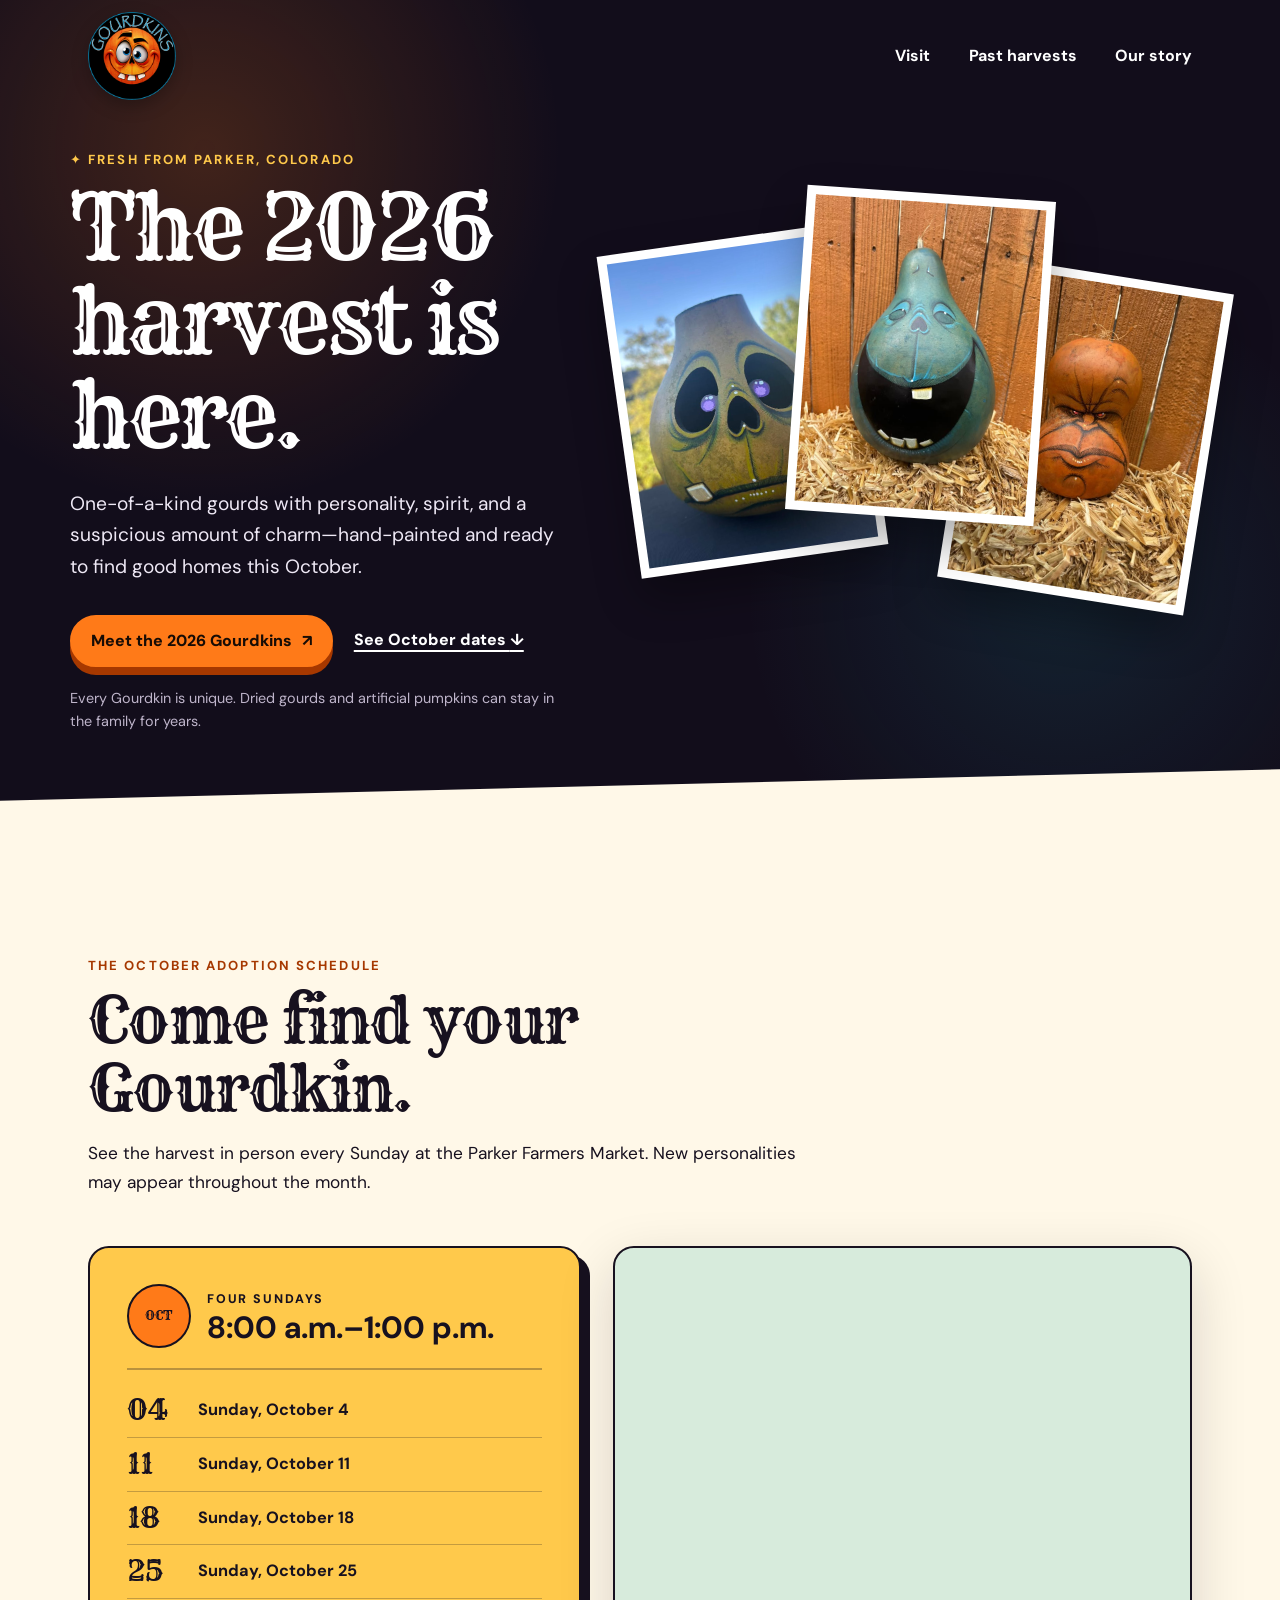
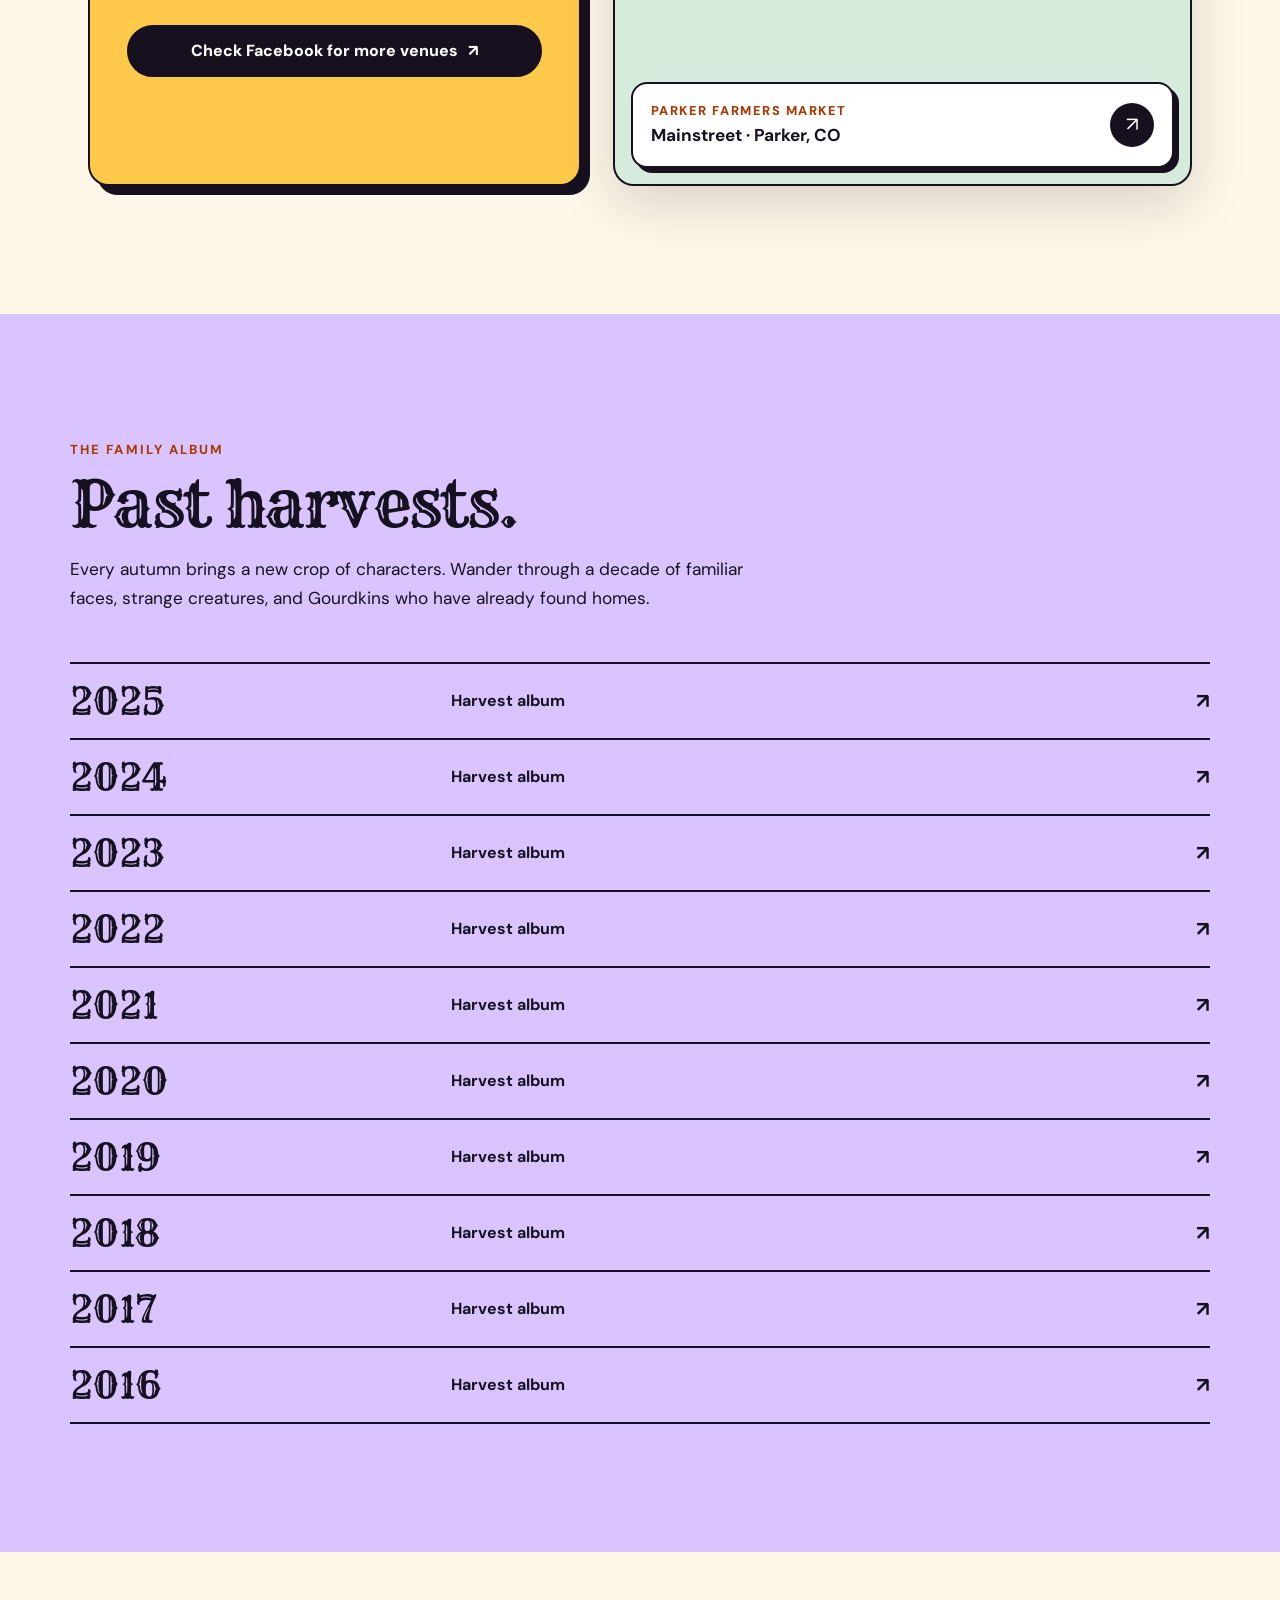
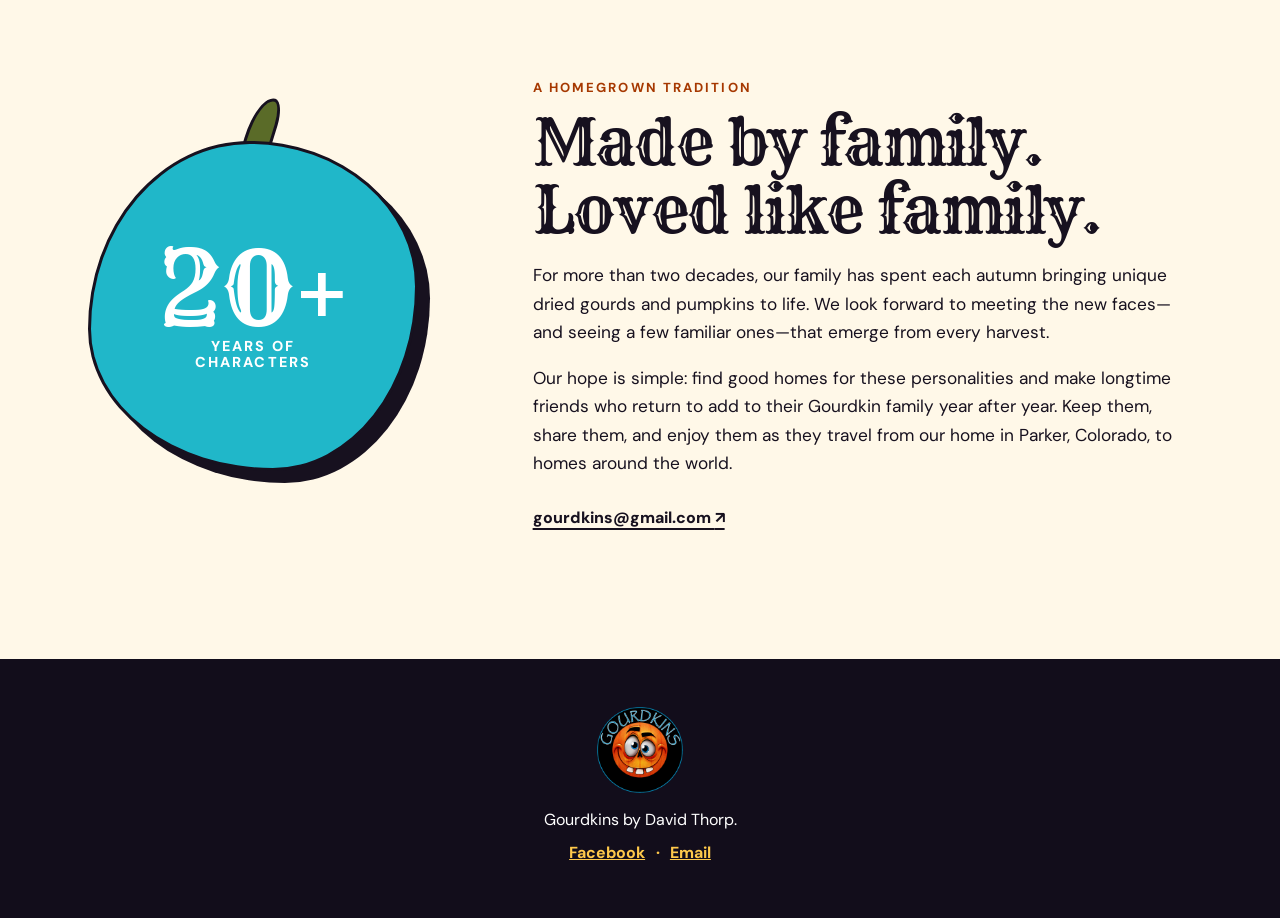
<file: index.html>
<!doctype html>
<html lang="en">
<head>
  <meta charset="utf-8">
  <meta name="viewport" content="width=device-width, initial-scale=1">
  <meta name="theme-color" content="#120d1b">
  <meta name="description" content="Meet the 2026 Gourdkins harvest and adopt a one-of-a-kind, hand-painted gourd at the Parker Farmers Market every Sunday in October.">
  <title>Gourdkins — 2026 Harvest</title>
  <link rel="icon" href="assets/favicon.svg" type="image/svg+xml">
  <link rel="preconnect" href="https://fonts.googleapis.com">
  <link rel="preconnect" href="https://fonts.gstatic.com" crossorigin>
  <link href="https://fonts.googleapis.com/css2?family=DM+Sans:wght@400;600;700&family=Rye&display=swap" rel="stylesheet">
  <link rel="stylesheet" href="styles.css">
</head>
<body>
  <a class="skip-link" href="#main">Skip to content</a>

  <header class="site-header">
    <a class="brand" href="#top" aria-label="Gourdkins home">
      <img src="assets/gourdkins-logo.png" alt="Gourdkins" width="500" height="500">
    </a>
    <nav aria-label="Main navigation">
      <a href="#visit">Visit</a>
      <a href="#harvests">Past harvests</a>
      <a href="#about">Our story</a>
    </nav>
  </header>

  <main id="main">
    <section class="hero" id="top">
      <div class="hero-copy">
        <p class="eyebrow"><span aria-hidden="true">✦</span> Fresh from Parker, Colorado</p>
        <h1>The 2026 harvest is here.</h1>
        <p class="hero-lede">One-of-a-kind gourds with personality, spirit, and a suspicious amount of charm—hand-painted and ready to find good homes this October.</p>
        <div class="hero-actions">
          <a class="button button-primary" href="https://www.facebook.com/media/set/?vanity=gourdkins&amp;set=a.1710972931030866" target="_blank" rel="noopener">
            Meet the 2026 Gourdkins <span aria-hidden="true">↗</span>
          </a>
          <a class="text-link" href="#visit">See October dates <span aria-hidden="true">↓</span></a>
        </div>
        <p class="small-note">Every Gourdkin is unique. Dried gourds and artificial pumpkins can stay in the family for years.</p>
      </div>

      <div class="gourd-gallery" aria-label="Gourdkins from a recent harvest">
        <figure class="portrait portrait-one">
          <img src="assets/harvest-1.jpg" alt="A hand-painted pear-shaped Gourdkin with big purple eyes" width="640" height="853">
        </figure>
        <figure class="portrait portrait-two">
          <img src="assets/harvest-2.jpg" alt="A cheerful blue hand-painted Gourdkin sitting in straw" width="640" height="853">
        </figure>
        <figure class="portrait portrait-three">
          <img src="assets/harvest-3.jpg" alt="A grumpy orange hand-painted Gourdkin sitting in straw" width="640" height="853">
        </figure>
      </div>
    </section>

    <section class="visit section" id="visit">
      <div class="section-heading">
        <p class="eyebrow">The October adoption schedule</p>
        <h2>Come find your Gourdkin.</h2>
        <p>See the harvest in person every Sunday at the Parker Farmers Market. New personalities may appear throughout the month.</p>
      </div>

      <div class="visit-grid">
        <div class="schedule-card">
          <div class="schedule-title">
            <span class="calendar-icon" aria-hidden="true">OCT</span>
            <div>
              <p class="kicker">Four Sundays</p>
              <h3>8:00 a.m.–1:00 p.m.</h3>
            </div>
          </div>
          <ol class="dates" aria-label="2026 market dates">
            <li><span>04</span><strong>Sunday, October 4</strong></li>
            <li><span>11</span><strong>Sunday, October 11</strong></li>
            <li><span>18</span><strong>Sunday, October 18</strong></li>
            <li><span>25</span><strong>Sunday, October 25</strong></li>
          </ol>
          <a class="button button-dark" href="https://www.facebook.com/gourdkins" target="_blank" rel="noopener">Check Facebook for more venues <span aria-hidden="true">↗</span></a>
        </div>

        <a class="map-card" href="https://www.google.com/maps/dir/?api=1&amp;destination=39.518503%2C-104.762679" target="_blank" rel="noopener" aria-label="Get directions to the Parker Farmers Market on Mainstreet in Parker, Colorado">
          <iframe title="Map showing the Parker Farmers Market" src="https://www.openstreetmap.org/export/embed.html?bbox=-104.7727%2C39.5125%2C-104.7527%2C39.5245&amp;layer=mapnik&amp;marker=39.518503%2C-104.762679" loading="lazy" tabindex="-1"></iframe>
          <span class="map-label">
            <span>
              <small>Parker Farmers Market</small>
              <strong>Mainstreet · Parker, CO</strong>
            </span>
            <span class="map-arrow" aria-hidden="true">↗</span>
          </span>
        </a>
      </div>
    </section>

    <section class="harvests section" id="harvests">
      <div class="section-heading compact">
        <p class="eyebrow">The family album</p>
        <h2>Past harvests.</h2>
        <p>Every autumn brings a new crop of characters. Wander through a decade of familiar faces, strange creatures, and Gourdkins who have already found homes.</p>
      </div>

      <div class="archive-list" aria-label="Past Gourdkin harvest albums">
        <a href="https://www.facebook.com/media/set/?vanity=gourdkins&amp;set=a.1348120463982783" target="_blank" rel="noopener"><span>2025</span><em>Harvest album</em><b aria-hidden="true">↗</b></a>
        <a href="https://www.facebook.com/media/set/?vanity=gourdkins&amp;set=a.1033910858737080" target="_blank" rel="noopener"><span>2024</span><em>Harvest album</em><b aria-hidden="true">↗</b></a>
        <a href="https://www.facebook.com/media/set/?set=a.771188788342623" target="_blank" rel="noopener"><span>2023</span><em>Harvest album</em><b aria-hidden="true">↗</b></a>
        <a href="https://www.facebook.com/media/set/?vanity=gourdkins&amp;set=a.492444859550352" target="_blank" rel="noopener"><span>2022</span><em>Harvest album</em><b aria-hidden="true">↗</b></a>
        <a href="https://www.facebook.com/media/set/?set=a.2683570618603532" target="_blank" rel="noopener"><span>2021</span><em>Harvest album</em><b aria-hidden="true">↗</b></a>
        <a href="https://www.facebook.com/media/set/?set=a.2434398623520734" target="_blank" rel="noopener"><span>2020</span><em>Harvest album</em><b aria-hidden="true">↗</b></a>
        <a href="https://www.facebook.com/media/set/?set=a.2124914424469157" target="_blank" rel="noopener"><span>2019</span><em>Harvest album</em><b aria-hidden="true">↗</b></a>
        <a href="https://www.facebook.com/media/set/?set=a.1929584937335441" target="_blank" rel="noopener"><span>2018</span><em>Harvest album</em><b aria-hidden="true">↗</b></a>
        <a href="https://www.facebook.com/media/set/?set=a.1761362410824362" target="_blank" rel="noopener"><span>2017</span><em>Harvest album</em><b aria-hidden="true">↗</b></a>
        <a href="https://www.facebook.com/media/set/?set=a.1606498922977379" target="_blank" rel="noopener"><span>2016</span><em>Harvest album</em><b aria-hidden="true">↗</b></a>
      </div>
    </section>

    <section class="about section" id="about">
      <div class="about-mark" aria-hidden="true">
        <span>20+</span>
        <small>years of<br>characters</small>
      </div>
      <div class="about-copy">
        <p class="eyebrow">A homegrown tradition</p>
        <h2>Made by family.<br>Loved like family.</h2>
        <p>For more than two decades, our family has spent each autumn bringing unique dried gourds and pumpkins to life. We look forward to meeting the new faces—and seeing a few familiar ones—that emerge from every harvest.</p>
        <p>Our hope is simple: find good homes for these personalities and make longtime friends who return to add to their Gourdkin family year after year. Keep them, share them, and enjoy them as they travel from our home in Parker, Colorado, to homes around the world.</p>
        <a class="text-link" href="mailto:gourdkins@gmail.com">gourdkins@gmail.com <span aria-hidden="true">↗</span></a>
      </div>
    </section>
  </main>

  <footer>
    <img src="assets/gourdkins-logo.png" alt="" width="500" height="500">
    <p>Gourdkins by David Thorp.</p>
    <p class="footer-links"><a href="https://www.facebook.com/gourdkins" target="_blank" rel="noopener">Facebook</a><span aria-hidden="true">·</span><a href="mailto:gourdkins@gmail.com">Email</a></p>
  </footer>

  <script src="script.js"></script>
</body>
</html>
</file>
<file: styles.css>
:root {
  --ink: #17111f;
  --night: #120d1b;
  --paper: #fff8e8;
  --orange: #ff7a18;
  --gold: #ffc94b;
  --acid: #cdf43b;
  --blue: #20b7c9;
  --lavender: #d9c4ff;
  --line: rgba(23, 17, 31, .16);
  --shadow: 0 18px 55px rgba(18, 13, 27, .16);
  --display: "Rye", Georgia, serif;
  --body: "DM Sans", system-ui, sans-serif;
}

* { box-sizing: border-box; }
html { scroll-behavior: smooth; }
body {
  margin: 0;
  background: var(--paper);
  color: var(--ink);
  font-family: var(--body);
  font-size: 1rem;
  line-height: 1.65;
  overflow-x: hidden;
}

img { display: block; max-width: 100%; height: auto; }
a { color: inherit; }
button, a { -webkit-tap-highlight-color: transparent; }

.skip-link {
  position: fixed;
  left: 1rem;
  top: -5rem;
  z-index: 100;
  padding: .75rem 1rem;
  background: white;
  color: var(--ink);
  border-radius: .5rem;
}
.skip-link:focus { top: 1rem; }

.site-header {
  position: absolute;
  z-index: 10;
  inset: 0 0 auto;
  max-width: 1200px;
  height: 112px;
  margin: 0 auto;
  padding: 1.35rem clamp(1.25rem, 4vw, 3rem);
  display: flex;
  align-items: center;
  justify-content: space-between;
}

.brand { width: 88px; filter: drop-shadow(0 6px 8px rgba(0,0,0,.25)); }
.site-header nav { display: flex; align-items: center; gap: clamp(1rem, 3vw, 2.4rem); }
.site-header nav a {
  color: white;
  font-weight: 700;
  text-decoration: none;
  text-underline-offset: 5px;
}
.site-header nav a:hover, .site-header nav a:focus-visible { text-decoration: underline; }

.hero {
  min-height: 770px;
  display: grid;
  grid-template-columns: minmax(0, .9fr) minmax(420px, 1.1fr);
  align-items: center;
  gap: clamp(2rem, 5vw, 5rem);
  padding: 9.5rem max(1.25rem, calc((100vw - 1140px) / 2)) 6rem;
  color: white;
  background:
    radial-gradient(circle at 16% 18%, rgba(255,122,24,.2), transparent 28%),
    radial-gradient(circle at 83% 72%, rgba(32,183,201,.12), transparent 26%),
    var(--night);
  position: relative;
  overflow: hidden;
}

.hero::after {
  content: "";
  position: absolute;
  inset: auto -4% -45px;
  height: 90px;
  background: var(--paper);
  transform: rotate(-1.4deg);
}

.hero-copy { position: relative; z-index: 2; max-width: 610px; }
.eyebrow {
  margin: 0 0 .85rem;
  font-size: .82rem;
  line-height: 1.2;
  letter-spacing: .16em;
  text-transform: uppercase;
  font-weight: 700;
}
.hero .eyebrow { color: var(--gold); }
h1, h2, h3 { margin: 0; line-height: 1.05; }
h1, h2 { font-family: var(--display); font-weight: 400; }
h1 { font-size: clamp(3.4rem, 7vw, 6.7rem); letter-spacing: -.035em; }
h2 { font-size: clamp(2.6rem, 5vw, 4.7rem); letter-spacing: -.025em; }
h3 { font-size: clamp(1.45rem, 2.4vw, 2rem); }
.hero-lede { max-width: 55ch; margin: 1.5rem 0 2rem; color: #eee8f5; font-size: clamp(1.08rem, 1.5vw, 1.25rem); }
.hero-actions { display: flex; align-items: center; flex-wrap: wrap; gap: 1.3rem; }
.button {
  min-height: 52px;
  display: inline-flex;
  align-items: center;
  justify-content: center;
  gap: .6rem;
  padding: .85rem 1.2rem;
  border: 2px solid currentColor;
  border-radius: 999px;
  font-weight: 800;
  line-height: 1.2;
  text-decoration: none;
  transition: transform .18s ease, box-shadow .18s ease, background .18s ease;
}
.button:hover { transform: translateY(-3px) rotate(-.5deg); }
.button:focus-visible, .text-link:focus-visible, .archive-list a:focus-visible, .map-card:focus-visible { outline: 4px solid var(--blue); outline-offset: 4px; }
.button-primary { background: var(--orange); border-color: var(--orange); color: #170c05; box-shadow: 0 8px 0 #a63800; }
.button-primary:hover { box-shadow: 0 11px 0 #a63800; }
.button-dark { width: 100%; background: var(--ink); color: white; border-color: var(--ink); }
.text-link { font-weight: 800; text-decoration-thickness: 2px; text-underline-offset: 5px; }
.small-note { max-width: 54ch; margin: 1.25rem 0 0; color: #bfb5cb; font-size: .9rem; }

.gourd-gallery { position: relative; min-height: 500px; z-index: 1; }
.portrait {
  position: absolute;
  width: 42%;
  max-width: 255px;
  margin: 0;
  padding: 9px;
  background: white;
  box-shadow: 0 22px 45px rgba(0,0,0,.33);
}
.portrait img { width: 100%; aspect-ratio: 3 / 4; object-fit: cover; }
.portrait-one { left: 0; top: 9%; transform: rotate(-8deg); }
.portrait-two { left: 30%; top: 0; transform: rotate(4deg); z-index: 2; }
.portrait-three { right: 0; top: 16%; transform: rotate(9deg); }

.section { max-width: 1200px; margin: 0 auto; padding: clamp(5rem, 10vw, 8rem) clamp(1.25rem, 4vw, 3rem); }
.section-heading { max-width: 760px; margin-bottom: 3.1rem; }
.section-heading p:not(.eyebrow) { max-width: 62ch; font-size: 1.08rem; }
.section-heading .eyebrow { color: #a63800; }

.visit-grid { display: grid; grid-template-columns: .92fr 1.08fr; gap: clamp(1.2rem, 3vw, 2rem); align-items: stretch; }
.schedule-card { padding: clamp(1.4rem, 3vw, 2.3rem); background: var(--gold); border: 2px solid var(--ink); border-radius: 1.3rem; box-shadow: 9px 9px 0 var(--ink); }
.schedule-title { display: flex; align-items: center; gap: 1rem; padding-bottom: 1.2rem; border-bottom: 2px solid rgba(23,17,31,.3); }
.calendar-icon { display: grid; place-items: center; width: 64px; aspect-ratio: 1; flex: 0 0 auto; border: 2px solid var(--ink); border-radius: 50%; background: var(--orange); font-family: var(--display); font-size: .84rem; }
.kicker { margin: 0 0 .15rem; font-size: .78rem; font-weight: 800; letter-spacing: .15em; text-transform: uppercase; }
.dates { margin: .9rem 0 1.6rem; padding: 0; list-style: none; }
.dates li { display: grid; grid-template-columns: 58px 1fr; align-items: center; gap: .8rem; padding: .75rem 0; border-bottom: 1px solid rgba(23,17,31,.25); }
.dates li span { font-family: var(--display); font-size: 1.8rem; line-height: 1; }
.dates li strong { font-size: 1.02rem; }

.map-card { min-height: 540px; position: relative; overflow: hidden; display: flex; align-items: flex-end; border: 2px solid var(--ink); border-radius: 1.3rem; background: #d7ebdc; box-shadow: var(--shadow); text-decoration: none; }
.map-card iframe { position: absolute; inset: 0; width: 100%; height: 100%; border: 0; pointer-events: none; filter: saturate(.85) contrast(.95); }
.map-label { position: relative; z-index: 2; width: calc(100% - 2rem); margin: 1rem; padding: 1rem 1.1rem; display: flex; align-items: center; justify-content: space-between; gap: 1rem; background: white; border: 2px solid var(--ink); border-radius: 1rem; box-shadow: 5px 5px 0 var(--ink); transition: transform .18s ease; }
.map-card:hover .map-label { transform: translateY(-4px); }
.map-label small, .map-label strong { display: block; }
.map-label small { font-size: .8rem; text-transform: uppercase; letter-spacing: .12em; font-weight: 800; color: #a63800; }
.map-label strong { font-size: 1.08rem; }
.map-arrow { display: grid; place-items: center; width: 44px; height: 44px; flex: 0 0 auto; color: white; background: var(--ink); border-radius: 50%; font-size: 1.25rem; }

.harvests { max-width: none; padding-left: max(1.25rem, calc((100vw - 1140px) / 2)); padding-right: max(1.25rem, calc((100vw - 1140px) / 2)); background: var(--lavender); }
.compact { max-width: 720px; }
.archive-list { border-top: 2px solid var(--ink); }
.archive-list a { min-height: 76px; display: grid; grid-template-columns: 1fr 2fr auto; align-items: center; gap: 1rem; border-bottom: 2px solid var(--ink); text-decoration: none; transition: padding .15s ease, background .15s ease; }
.archive-list a:hover { padding-inline: 1rem; background: rgba(255,255,255,.36); }
.archive-list span { font-family: var(--display); font-size: clamp(1.55rem, 3vw, 2.25rem); }
.archive-list em { font-style: normal; font-weight: 700; }
.archive-list b { font-size: 1.3rem; }

.about { display: grid; grid-template-columns: .7fr 1.3fr; align-items: center; gap: clamp(2rem, 7vw, 7rem); }
.about-mark { position: relative; width: min(100%, 330px); aspect-ratio: 1; display: grid; place-content: center; text-align: center; color: white; background: var(--blue); border: 3px solid var(--ink); border-radius: 49% 51% 44% 56% / 57% 44% 56% 43%; box-shadow: 12px 12px 0 var(--ink); transform: rotate(-4deg); }
.about-mark::before { content: ""; position: absolute; width: 22px; height: 65px; left: 48%; top: -48px; background: #5a6b28; border: 3px solid var(--ink); border-radius: 65% 35% 25% 30%; transform: rotate(17deg); z-index: -1; }
.about-mark span { font-family: var(--display); font-size: clamp(4.4rem, 8vw, 7.5rem); line-height: .95; }
.about-mark small { font-size: .9rem; line-height: 1.15; letter-spacing: .15em; text-transform: uppercase; font-weight: 800; }
.about-copy { max-width: 690px; }
.about-copy .eyebrow { color: #a63800; }
.about-copy p:not(.eyebrow) { font-size: 1.08rem; }
.about-copy .text-link { display: inline-block; margin-top: .6rem; }

footer { min-height: 235px; padding: 3rem 1.25rem; display: flex; flex-direction: column; align-items: center; justify-content: center; color: white; background: var(--night); text-align: center; }
footer img { width: 86px; margin-bottom: .7rem; }
footer p { margin: .2rem 0; }
.footer-links { display: flex; gap: .65rem; color: var(--gold); font-weight: 700; }

.reveal { opacity: 0; transform: translateY(20px); transition: opacity .55s ease, transform .55s ease; }
.reveal.is-visible { opacity: 1; transform: none; }

@media (max-width: 860px) {
  .hero { min-height: 0; grid-template-columns: 1fr; padding-top: 9rem; }
  .hero-copy { max-width: 720px; }
  .gourd-gallery { min-height: 450px; max-width: 630px; width: 100%; margin: 0 auto; }
  .visit-grid { grid-template-columns: 1fr; }
  .map-card { min-height: 430px; }
  .about { grid-template-columns: 1fr; }
  .about-mark { width: 245px; margin-left: 6%; }
}

@media (max-width: 600px) {
  .site-header { height: 88px; padding: .85rem 1rem; }
  .brand { width: 66px; }
  .site-header nav { gap: .85rem; }
  .site-header nav a { font-size: .84rem; }
  .site-header nav a:nth-child(2) { display: none; }
  .hero { padding: 7.5rem 1.15rem 5.5rem; }
  h1 { font-size: clamp(3.15rem, 16vw, 4.65rem); }
  .hero-actions { align-items: stretch; flex-direction: column; }
  .hero-actions .button { width: 100%; }
  .gourd-gallery { min-height: 350px; margin-top: .5rem; }
  .portrait { width: 45%; padding: 6px; }
  .portrait-one { left: 0; top: 14%; }
  .portrait-two { left: 28%; top: 2%; }
  .portrait-three { right: 0; top: 19%; }
  .section { padding: 4.5rem 1.15rem; }
  .section-heading { margin-bottom: 2.2rem; }
  .schedule-card { box-shadow: 6px 6px 0 var(--ink); }
  .map-card { min-height: 390px; }
  .map-label { width: calc(100% - 1.2rem); margin: .6rem; }
  .archive-list a { grid-template-columns: 1fr auto; min-height: 68px; }
  .archive-list em { display: none; }
  .about { padding-top: 5.8rem; }
  .about-mark { width: 205px; }
}

@media (prefers-reduced-motion: reduce) {
  html { scroll-behavior: auto; }
  *, *::before, *::after { transition-duration: .01ms !important; animation-duration: .01ms !important; }
  .reveal { opacity: 1; transform: none; }
}
</file>
